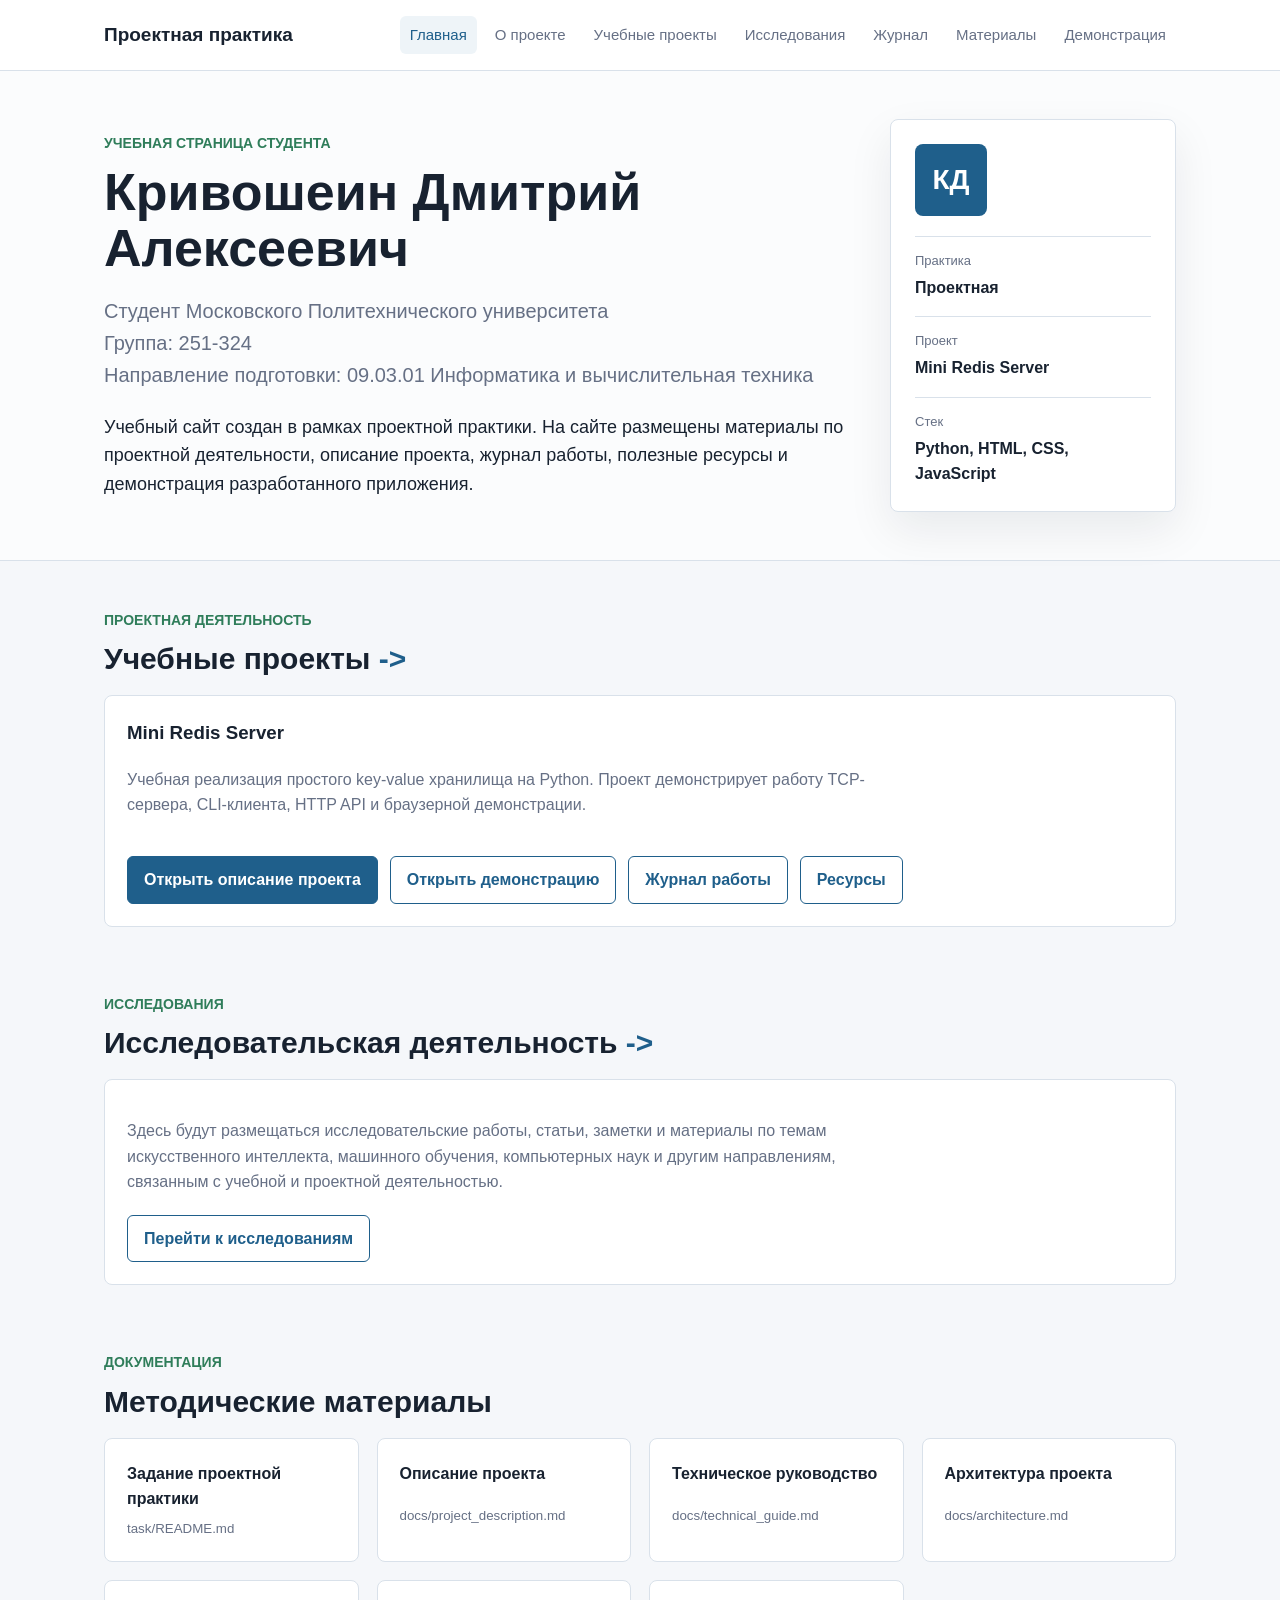
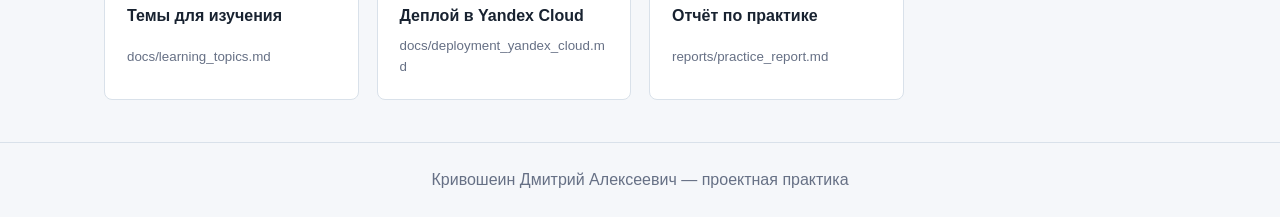
<file: site/index.html>
<!doctype html>
<html lang="ru">
  <head>
    <meta charset="utf-8">
    <meta name="viewport" content="width=device-width, initial-scale=1">
    <title>Кривошеин Дмитрий — проектная практика</title>
    <link rel="stylesheet" href="styles.css">
  </head>
  <body>
    <header class="topbar">
      <nav class="nav">
        <a class="brand" href="index.html">Проектная практика</a>
        <div class="nav-links">
          <a class="active" href="index.html">Главная</a>
          <a href="about.html">О проекте</a>
          <a href="projects.html">Учебные проекты</a>
          <a href="research.html">Исследования</a>
          <a href="journal.html">Журнал</a>
          <a href="resources.html">Материалы</a>
          <a href="demo.html">Демонстрация</a>
        </div>
      </nav>
    </header>

    <main>
      <section class="hero profile-hero">
        <div class="hero-inner profile-layout">
          <div class="profile-copy">
            <p class="eyebrow">Учебная страница студента</p>
            <h1>Кривошеин Дмитрий Алексеевич</h1>
            <p class="lead">
              Студент Московского Политехнического университета<br>
              Группа: 251-324<br>
              Направление подготовки: 09.03.01 Информатика и вычислительная техника
            </p>
            <p class="intro-text">
              Учебный сайт создан в рамках проектной практики. На сайте размещены материалы
              по проектной деятельности, описание проекта, журнал работы, полезные ресурсы
              и демонстрация разработанного приложения.
            </p>
          </div>
          <aside class="profile-card" aria-label="Краткая информация">
            <div class="profile-mark">КД</div>
            <dl class="profile-meta">
              <div>
                <dt>Практика</dt>
                <dd>Проектная</dd>
              </div>
              <div>
                <dt>Проект</dt>
                <dd>Mini Redis Server</dd>
              </div>
              <div>
                <dt>Стек</dt>
                <dd>Python, HTML, CSS, JavaScript</dd>
              </div>
            </dl>
          </aside>
        </div>
      </section>

      <section class="container section-block">
        <div class="section-heading">
          <p class="eyebrow">Проектная деятельность</p>
          <h2 class="section-title">
            <a class="section-link" href="projects.html">Учебные проекты</a>
          </h2>
        </div>
        <article class="project-card">
          <div>
            <h3>Mini Redis Server</h3>
            <p>
              Учебная реализация простого key-value хранилища на Python. Проект демонстрирует
              работу TCP-сервера, CLI-клиента, HTTP API и браузерной демонстрации.
            </p>
          </div>
          <div class="button-row compact">
            <a class="button" href="about.html">Открыть описание проекта</a>
            <a class="button secondary" href="demo.html">Открыть демонстрацию</a>
            <a class="button secondary" href="journal.html">Журнал работы</a>
            <a class="button secondary" href="resources.html">Ресурсы</a>
          </div>
        </article>
      </section>

      <section class="container section-block">
        <div class="section-heading">
          <p class="eyebrow">Исследования</p>
          <h2 class="section-title">
            <a class="section-link" href="research.html">Исследовательская деятельность</a>
          </h2>
        </div>
        <article class="research-card">
          <p>
            Здесь будут размещаться исследовательские работы, статьи, заметки и материалы
            по темам искусственного интеллекта, машинного обучения, компьютерных наук
            и другим направлениям, связанным с учебной и проектной деятельностью.
          </p>
          <div class="button-row compact">
            <a class="button secondary" href="research.html">Перейти к исследованиям</a>
          </div>
        </article>
      </section>

      <section class="container section-block">
        <div class="section-heading">
          <p class="eyebrow">Документация</p>
          <h2 class="section-title">Методические материалы</h2>
        </div>
        <div class="materials-grid">
          <a class="material-card" href="../task/README.md">
            <span>Задание проектной практики</span>
            <small>task/README.md</small>
          </a>
          <a class="material-card" href="../docs/project_description.md">
            <span>Описание проекта</span>
            <small>docs/project_description.md</small>
          </a>
          <a class="material-card" href="../docs/technical_guide.md">
            <span>Техническое руководство</span>
            <small>docs/technical_guide.md</small>
          </a>
          <a class="material-card" href="../docs/architecture.md">
            <span>Архитектура проекта</span>
            <small>docs/architecture.md</small>
          </a>
          <a class="material-card" href="../docs/learning_topics.md">
            <span>Темы для изучения</span>
            <small>docs/learning_topics.md</small>
          </a>
          <a class="material-card" href="../docs/deployment_yandex_cloud.md">
            <span>Деплой в Yandex Cloud</span>
            <small>docs/deployment_yandex_cloud.md</small>
          </a>
          <a class="material-card" href="../reports/practice_report.md">
            <span>Отчёт по практике</span>
            <small>reports/practice_report.md</small>
          </a>
        </div>
      </section>
    </main>

    <footer class="footer">Кривошеин Дмитрий Алексеевич — проектная практика</footer>
  </body>
</html>
</file>
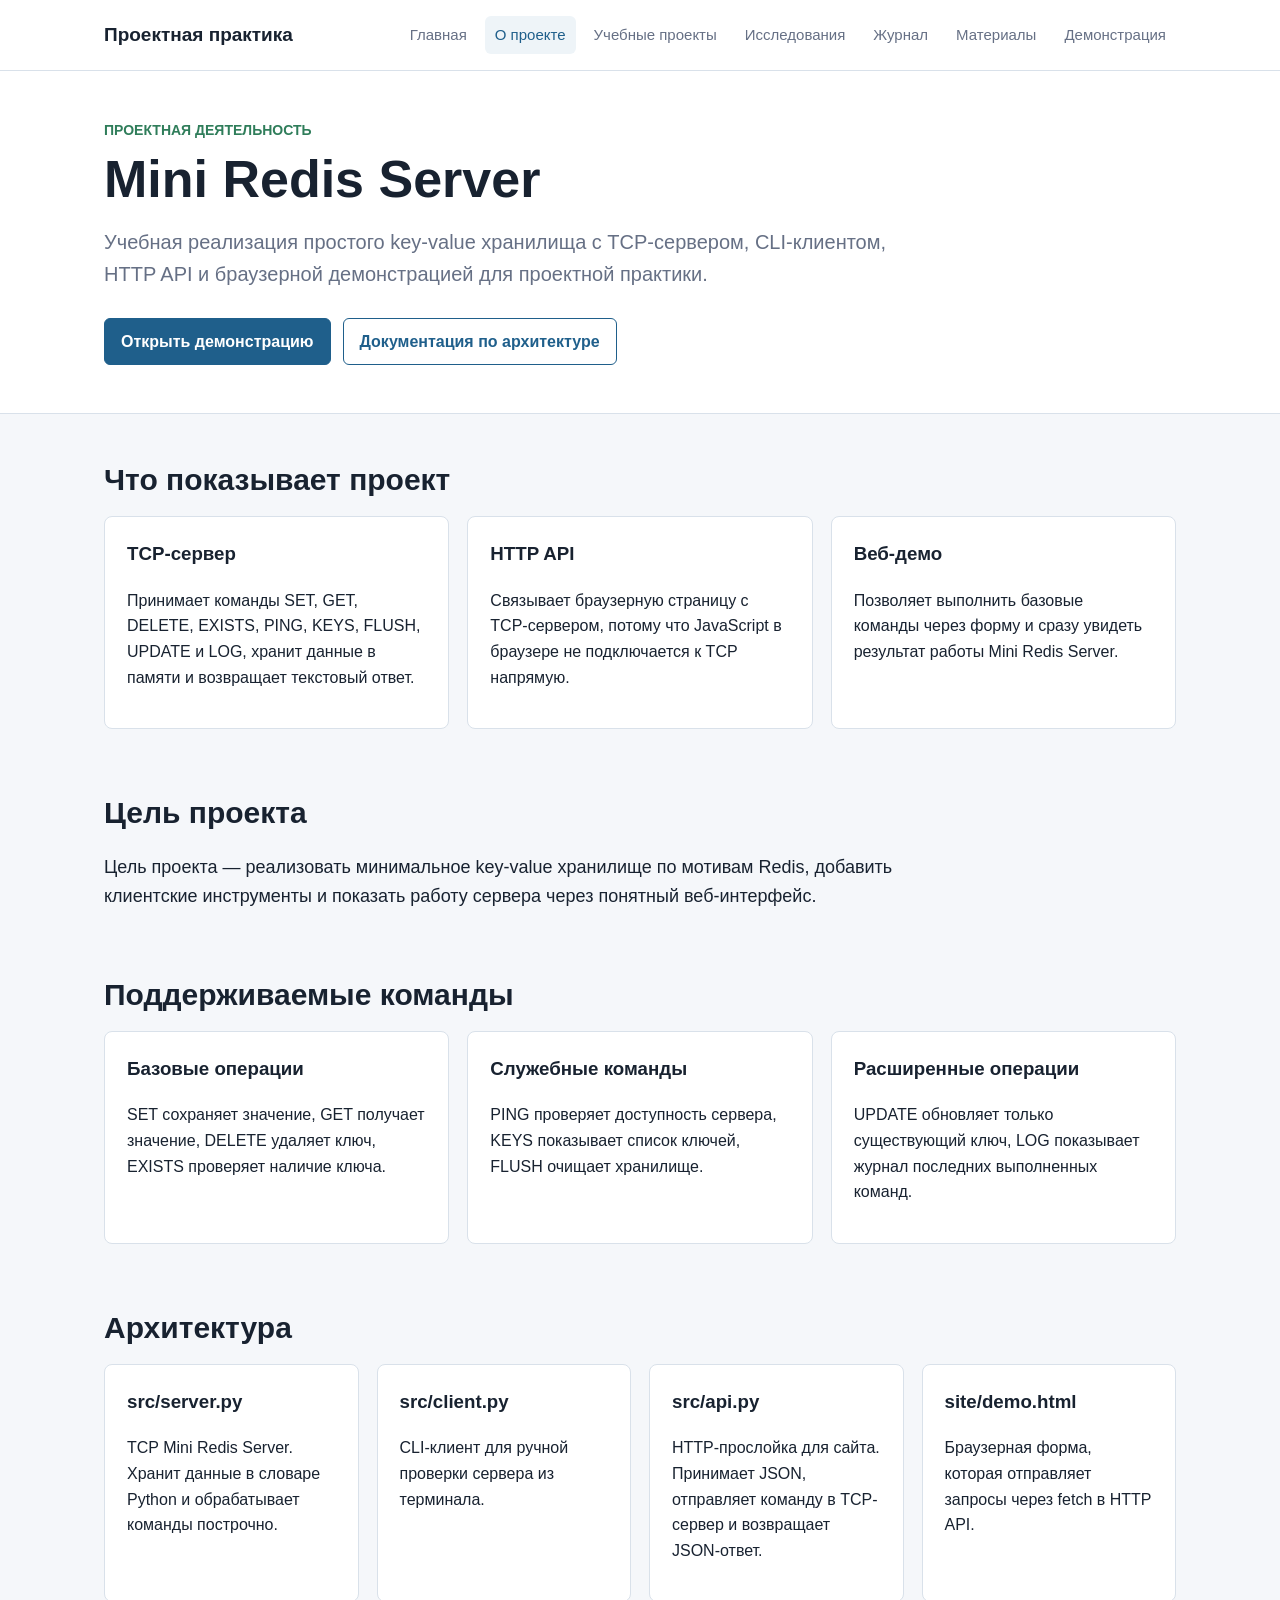
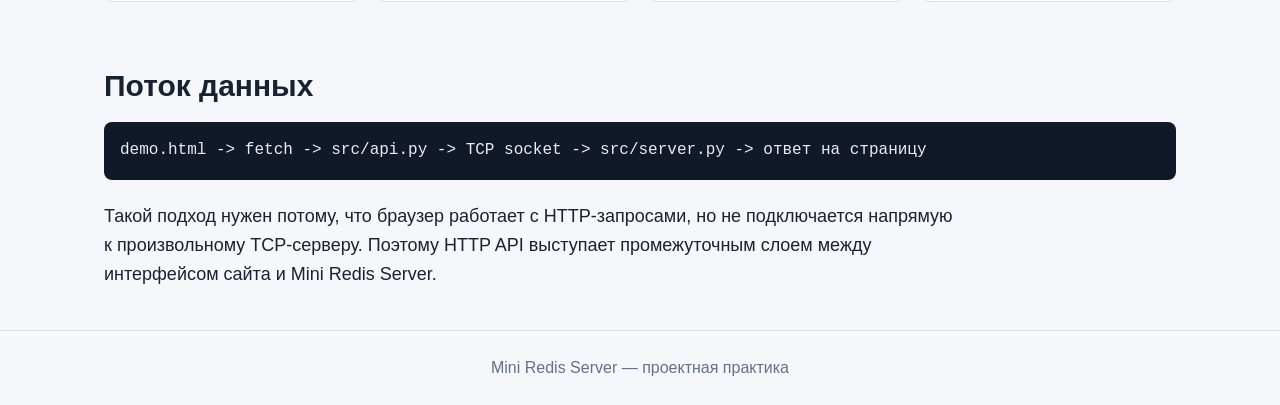
<file: site/about.html>
<!doctype html>
<html lang="ru">
  <head>
    <meta charset="utf-8">
    <meta name="viewport" content="width=device-width, initial-scale=1">
    <title>О проекте — Mini Redis Server</title>
    <link rel="stylesheet" href="styles.css">
  </head>
  <body>
    <header class="topbar">
      <nav class="nav">
        <a class="brand" href="index.html">Проектная практика</a>
        <div class="nav-links">
          <a href="index.html">Главная</a>
          <a class="active" href="about.html">О проекте</a>
          <a href="projects.html">Учебные проекты</a>
          <a href="research.html">Исследования</a>
          <a href="journal.html">Журнал</a>
          <a href="resources.html">Материалы</a>
          <a href="demo.html">Демонстрация</a>
        </div>
      </nav>
    </header>

    <main>
      <section class="hero project-hero">
        <div class="hero-inner">
          <p class="eyebrow">Проектная деятельность</p>
          <h1>Mini Redis Server</h1>
          <p class="lead">
            Учебная реализация простого key-value хранилища с TCP-сервером,
            CLI-клиентом, HTTP API и браузерной демонстрацией для проектной практики.
          </p>
          <div class="button-row">
            <a class="button" href="demo.html">Открыть демонстрацию</a>
            <a class="button secondary" href="../docs/architecture.md">Документация по архитектуре</a>
          </div>
        </div>
      </section>

      <section class="container section-block">
        <h2 class="section-title">Что показывает проект</h2>
        <div class="grid">
          <article class="card">
            <h3>TCP-сервер</h3>
            <p>Принимает команды SET, GET, DELETE, EXISTS, PING, KEYS, FLUSH, UPDATE и LOG, хранит данные в памяти и возвращает текстовый ответ.</p>
          </article>
          <article class="card">
            <h3>HTTP API</h3>
            <p>Связывает браузерную страницу с TCP-сервером, потому что JavaScript в браузере не подключается к TCP напрямую.</p>
          </article>
          <article class="card">
            <h3>Веб-демо</h3>
            <p>Позволяет выполнить базовые команды через форму и сразу увидеть результат работы Mini Redis Server.</p>
          </article>
        </div>
      </section>

      <section class="container section-block">
        <h2 class="section-title">Цель проекта</h2>
        <p class="content-text">
          Цель проекта — реализовать минимальное key-value хранилище по мотивам Redis,
          добавить клиентские инструменты и показать работу сервера через понятный веб-интерфейс.
        </p>
      </section>

      <section class="container section-block">
        <h2 class="section-title">Поддерживаемые команды</h2>
        <div class="grid">
          <article class="card">
            <h3>Базовые операции</h3>
            <p>SET сохраняет значение, GET получает значение, DELETE удаляет ключ, EXISTS проверяет наличие ключа.</p>
          </article>
          <article class="card">
            <h3>Служебные команды</h3>
            <p>PING проверяет доступность сервера, KEYS показывает список ключей, FLUSH очищает хранилище.</p>
          </article>
          <article class="card">
            <h3>Расширенные операции</h3>
            <p>UPDATE обновляет только существующий ключ, LOG показывает журнал последних выполненных команд.</p>
          </article>
        </div>
      </section>

      <section class="container section-block">
        <h2 class="section-title">Архитектура</h2>
        <div class="grid">
          <article class="card">
            <h3>src/server.py</h3>
            <p>TCP Mini Redis Server. Хранит данные в словаре Python и обрабатывает команды построчно.</p>
          </article>
          <article class="card">
            <h3>src/client.py</h3>
            <p>CLI-клиент для ручной проверки сервера из терминала.</p>
          </article>
          <article class="card">
            <h3>src/api.py</h3>
            <p>HTTP-прослойка для сайта. Принимает JSON, отправляет команду в TCP-сервер и возвращает JSON-ответ.</p>
          </article>
          <article class="card">
            <h3>site/demo.html</h3>
            <p>Браузерная форма, которая отправляет запросы через fetch в HTTP API.</p>
          </article>
        </div>
      </section>

      <section class="container section-block">
        <h2 class="section-title">Поток данных</h2>
        <pre>demo.html -> fetch -> src/api.py -> TCP socket -> src/server.py -> ответ на страницу</pre>
        <p class="content-text">
          Такой подход нужен потому, что браузер работает с HTTP-запросами, но не подключается
          напрямую к произвольному TCP-серверу. Поэтому HTTP API выступает промежуточным слоем
          между интерфейсом сайта и Mini Redis Server.
        </p>
      </section>
    </main>

    <footer class="footer">Mini Redis Server — проектная практика</footer>
  </body>
</html>
</file>
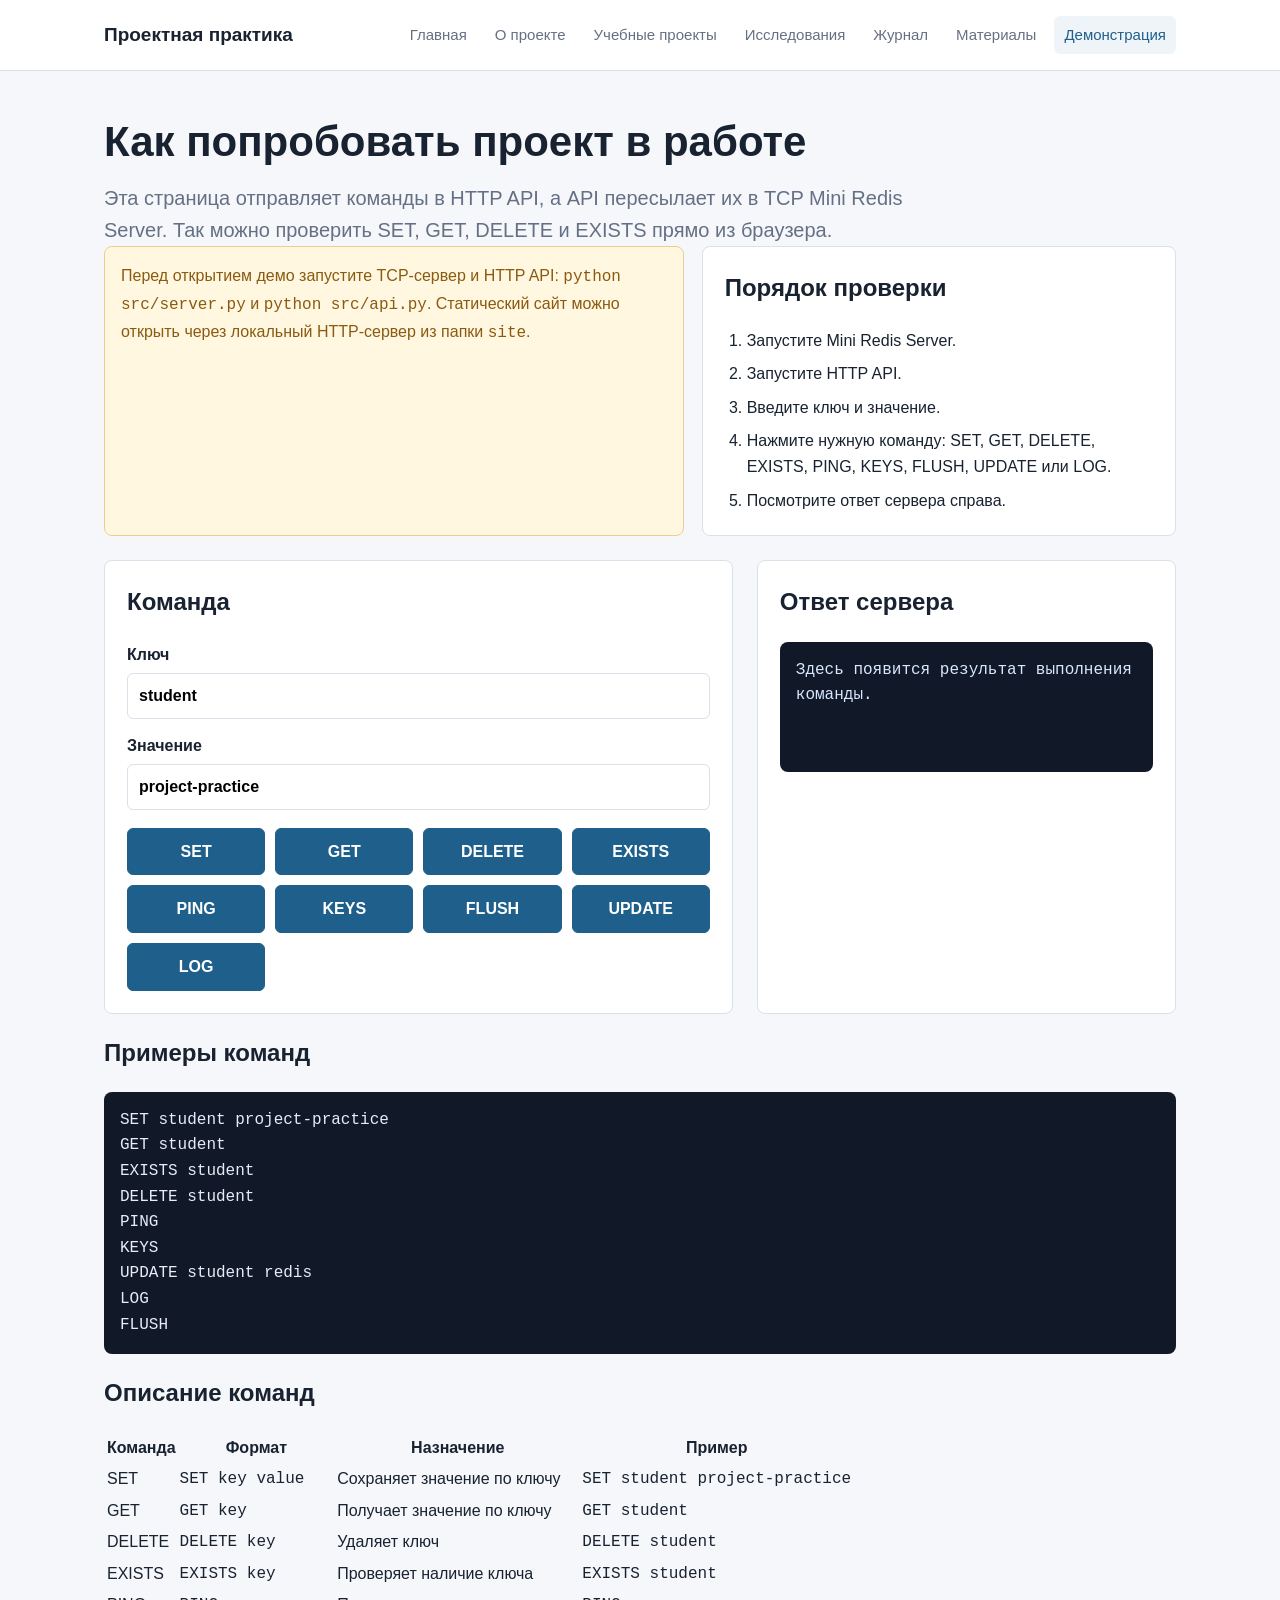
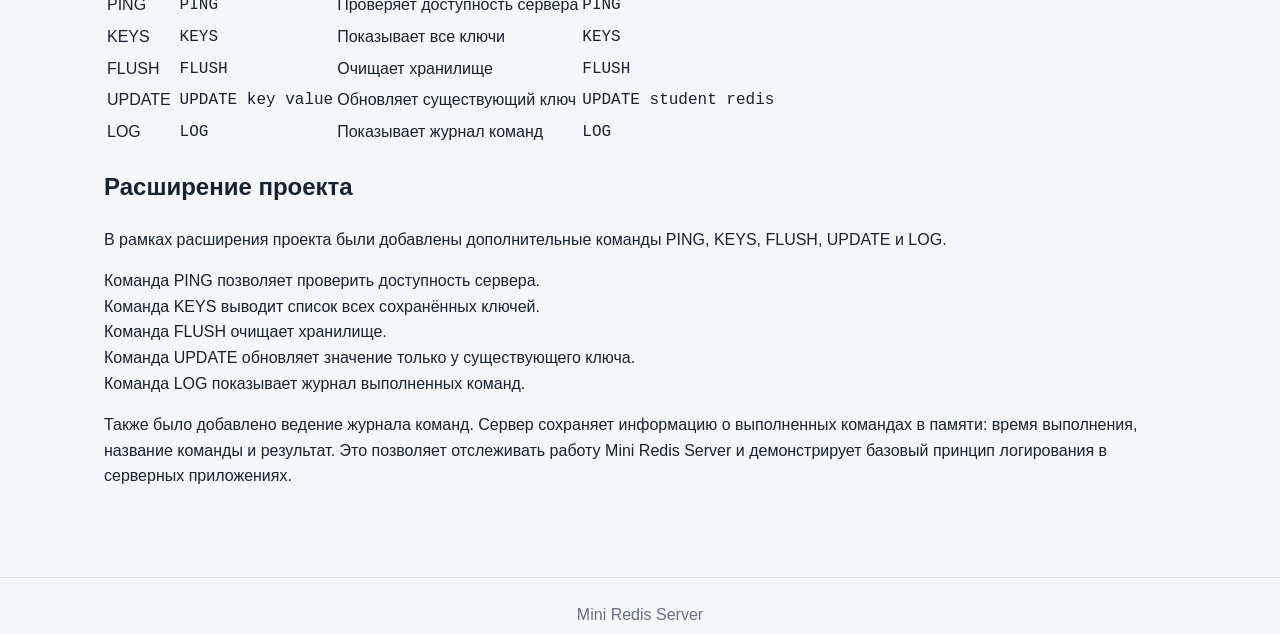
<file: site/demo.html>
<!doctype html>
<html lang="ru">
  <head>
    <meta charset="utf-8">
    <meta name="viewport" content="width=device-width, initial-scale=1">
    <title>Демонстрация — Mini Redis Server</title>
    <link rel="stylesheet" href="styles.css">
  </head>
  <body>
    <header class="topbar">
      <nav class="nav">
        <a class="brand" href="index.html">Проектная практика</a>
        <div class="nav-links">
          <a href="index.html">Главная</a>
          <a href="about.html">О проекте</a>
          <a href="projects.html">Учебные проекты</a>
          <a href="research.html">Исследования</a>
          <a href="journal.html">Журнал</a>
          <a href="resources.html">Материалы</a>
          <a class="active" href="demo.html">Демонстрация</a>
        </div>
      </nav>
    </header>

    <main class="container">
      <h1>Как попробовать проект в работе</h1>
      <p class="lead">
        Эта страница отправляет команды в HTTP API, а API пересылает их в TCP Mini Redis Server.
        Так можно проверить SET, GET, DELETE и EXISTS прямо из браузера.
      </p>

      <section class="demo-intro">
        <div class="note">
          Перед открытием демо запустите TCP-сервер и HTTP API:
          <code>python src/server.py</code> и <code>python src/api.py</code>.
          Статический сайт можно открыть через локальный HTTP-сервер из папки <code>site</code>.
        </div>
        <div class="steps-card">
          <h2>Порядок проверки</h2>
          <ol>
            <li>Запустите Mini Redis Server.</li>
            <li>Запустите HTTP API.</li>
            <li>Введите ключ и значение.</li>
            <li>Нажмите нужную команду: SET, GET, DELETE, EXISTS, PING, KEYS, FLUSH, UPDATE или LOG.</li>
            <li>Посмотрите ответ сервера справа.</li>
          </ol>
        </div>
      </section>

      <section class="demo-layout">
        <div class="demo-panel">
          <h2>Команда</h2>
          <div class="form-grid">
            <label>
              Ключ
              <input id="key" type="text" value="student" placeholder="Например: student">
            </label>
            <label>
              Значение
              <input id="value" type="text" value="project-practice" placeholder="Нужно для SET">
            </label>
          </div>
          <div class="command-buttons">
            <button type="button" data-command="SET">SET</button>
            <button type="button" data-command="GET">GET</button>
            <button type="button" data-command="DELETE">DELETE</button>
            <button type="button" data-command="EXISTS">EXISTS</button>
            <button type="button" data-command="PING">PING</button>
            <button type="button" data-command="KEYS">KEYS</button>
            <button type="button" data-command="FLUSH">FLUSH</button>
            <button type="button" data-command="UPDATE">UPDATE</button>
            <button type="button" data-command="LOG">LOG</button>
          </div>
        </div>

        <aside class="demo-panel">
          <h2>Ответ сервера</h2>
          <pre id="result" class="result">Здесь появится результат выполнения команды.</pre>
        </aside>
      </section>

      <section>
        <h2>Примеры команд</h2>
        <pre>SET student project-practice
GET student
EXISTS student
DELETE student
PING
KEYS
UPDATE student redis
LOG
FLUSH</pre>
      </section>

      <section>
        <h2>Описание команд</h2>
        <div class="table-wrap">
          <table>
            <thead>
              <tr>
                <th>Команда</th>
                <th>Формат</th>
                <th>Назначение</th>
                <th>Пример</th>
              </tr>
            </thead>
            <tbody>
              <tr>
                <td>SET</td>
                <td><code>SET key value</code></td>
                <td>Сохраняет значение по ключу</td>
                <td><code>SET student project-practice</code></td>
              </tr>
              <tr>
                <td>GET</td>
                <td><code>GET key</code></td>
                <td>Получает значение по ключу</td>
                <td><code>GET student</code></td>
              </tr>
              <tr>
                <td>DELETE</td>
                <td><code>DELETE key</code></td>
                <td>Удаляет ключ</td>
                <td><code>DELETE student</code></td>
              </tr>
              <tr>
                <td>EXISTS</td>
                <td><code>EXISTS key</code></td>
                <td>Проверяет наличие ключа</td>
                <td><code>EXISTS student</code></td>
              </tr>
              <tr>
                <td>PING</td>
                <td><code>PING</code></td>
                <td>Проверяет доступность сервера</td>
                <td><code>PING</code></td>
              </tr>
              <tr>
                <td>KEYS</td>
                <td><code>KEYS</code></td>
                <td>Показывает все ключи</td>
                <td><code>KEYS</code></td>
              </tr>
              <tr>
                <td>FLUSH</td>
                <td><code>FLUSH</code></td>
                <td>Очищает хранилище</td>
                <td><code>FLUSH</code></td>
              </tr>
              <tr>
                <td>UPDATE</td>
                <td><code>UPDATE key value</code></td>
                <td>Обновляет существующий ключ</td>
                <td><code>UPDATE student redis</code></td>
              </tr>
              <tr>
                <td>LOG</td>
                <td><code>LOG</code></td>
                <td>Показывает журнал команд</td>
                <td><code>LOG</code></td>
              </tr>
            </tbody>
          </table>
        </div>
      </section>

      <section>
        <h2>Расширение проекта</h2>
        <p>
          В рамках расширения проекта были добавлены дополнительные команды PING,
          KEYS, FLUSH, UPDATE и LOG.
        </p>
        <p>
          Команда PING позволяет проверить доступность сервера.<br>
          Команда KEYS выводит список всех сохранённых ключей.<br>
          Команда FLUSH очищает хранилище.<br>
          Команда UPDATE обновляет значение только у существующего ключа.<br>
          Команда LOG показывает журнал выполненных команд.
        </p>
        <p>
          Также было добавлено ведение журнала команд. Сервер сохраняет информацию
          о выполненных командах в памяти: время выполнения, название команды и результат.
          Это позволяет отслеживать работу Mini Redis Server и демонстрирует базовый принцип
          логирования в серверных приложениях.
        </p>
      </section>
    </main>

    <footer class="footer">Mini Redis Server</footer>
    <script src="script.js"></script>
  </body>
</html>
</file>
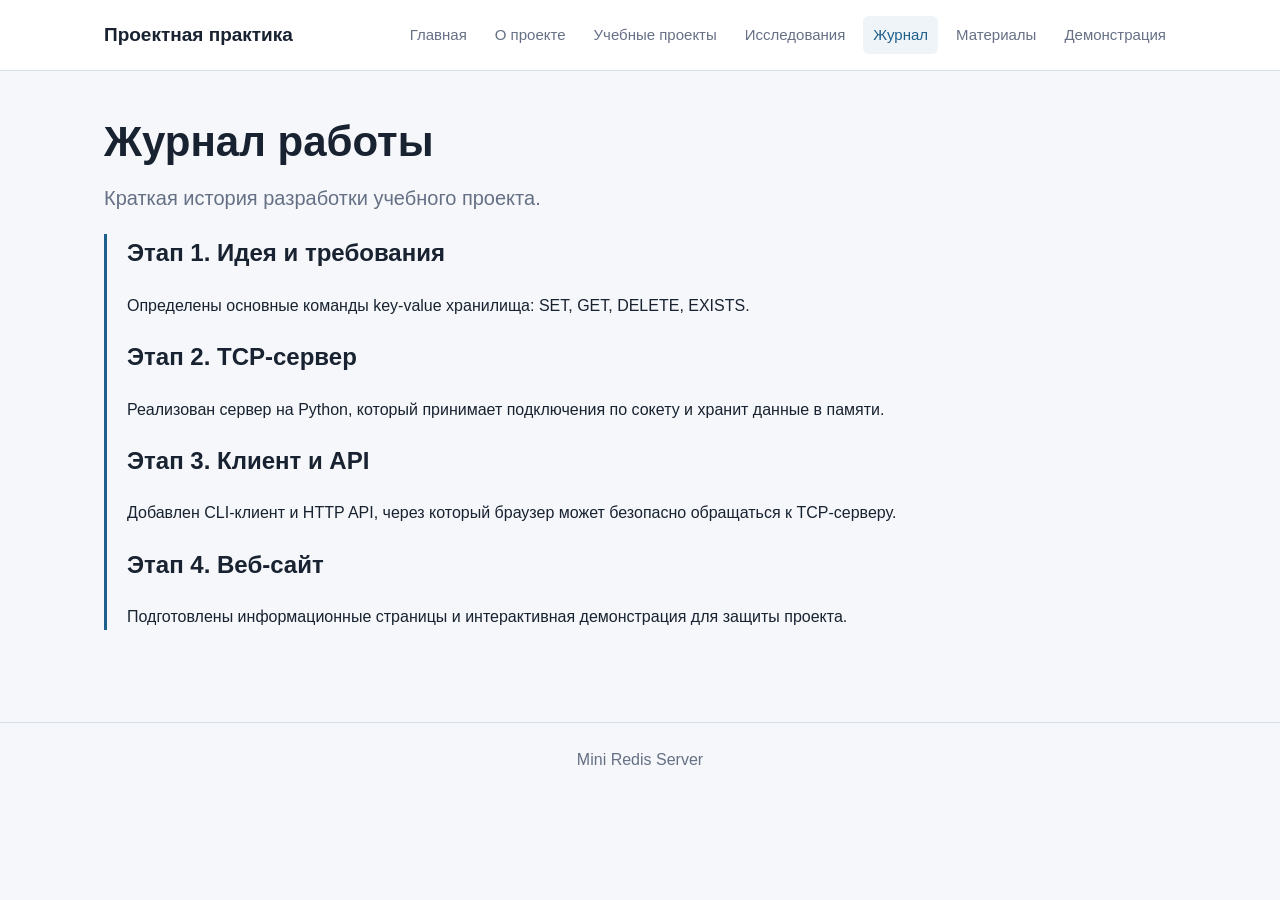
<file: site/journal.html>
<!doctype html>
<html lang="ru">
  <head>
    <meta charset="utf-8">
    <meta name="viewport" content="width=device-width, initial-scale=1">
    <title>Журнал работы — Mini Redis Server</title>
    <link rel="stylesheet" href="styles.css">
  </head>
  <body>
    <header class="topbar">
      <nav class="nav">
        <a class="brand" href="index.html">Проектная практика</a>
        <div class="nav-links">
          <a href="index.html">Главная</a>
          <a href="about.html">О проекте</a>
          <a href="projects.html">Учебные проекты</a>
          <a href="research.html">Исследования</a>
          <a class="active" href="journal.html">Журнал</a>
          <a href="resources.html">Материалы</a>
          <a href="demo.html">Демонстрация</a>
        </div>
      </nav>
    </header>

    <main class="container">
      <h1>Журнал работы</h1>
      <p class="lead">Краткая история разработки учебного проекта.</p>

      <div class="timeline">
        <section class="timeline-item">
          <h2>Этап 1. Идея и требования</h2>
          <p>Определены основные команды key-value хранилища: SET, GET, DELETE, EXISTS.</p>
        </section>
        <section class="timeline-item">
          <h2>Этап 2. TCP-сервер</h2>
          <p>Реализован сервер на Python, который принимает подключения по сокету и хранит данные в памяти.</p>
        </section>
        <section class="timeline-item">
          <h2>Этап 3. Клиент и API</h2>
          <p>Добавлен CLI-клиент и HTTP API, через который браузер может безопасно обращаться к TCP-серверу.</p>
        </section>
        <section class="timeline-item">
          <h2>Этап 4. Веб-сайт</h2>
          <p>Подготовлены информационные страницы и интерактивная демонстрация для защиты проекта.</p>
        </section>
      </div>
    </main>

    <footer class="footer">Mini Redis Server</footer>
  </body>
</html>
</file>
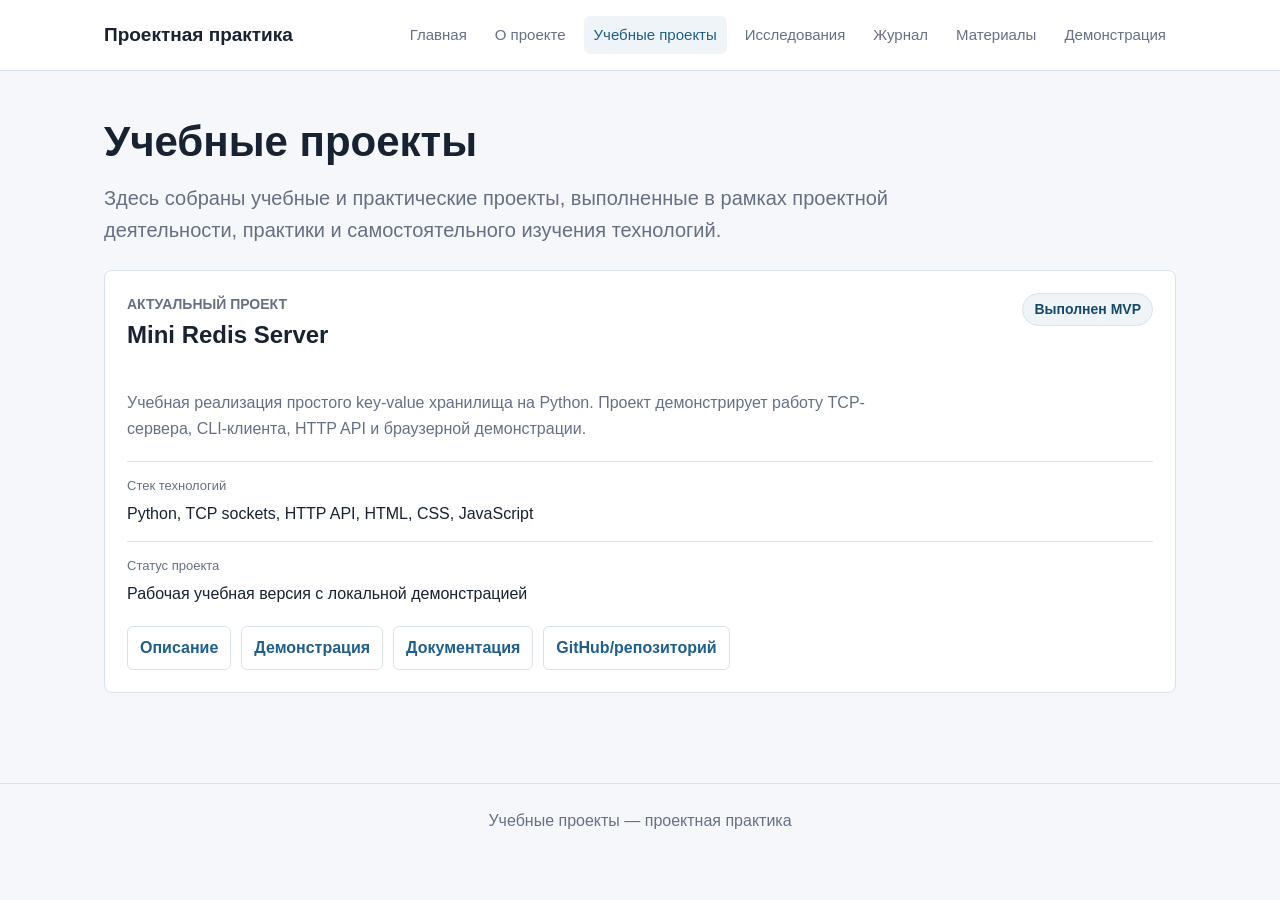
<file: site/projects.html>
<!doctype html>
<html lang="ru">
  <head>
    <meta charset="utf-8">
    <meta name="viewport" content="width=device-width, initial-scale=1">
    <title>Учебные проекты — проектная практика</title>
    <link rel="stylesheet" href="styles.css">
  </head>
  <body>
    <header class="topbar">
      <nav class="nav">
        <a class="brand" href="index.html">Проектная практика</a>
        <div class="nav-links">
          <a href="index.html">Главная</a>
          <a href="about.html">О проекте</a>
          <a class="active" href="projects.html">Учебные проекты</a>
          <a href="research.html">Исследования</a>
          <a href="journal.html">Журнал</a>
          <a href="resources.html">Материалы</a>
          <a href="demo.html">Демонстрация</a>
        </div>
      </nav>
    </header>

    <main class="container">
      <h1>Учебные проекты</h1>
      <p class="lead">
        Здесь собраны учебные и практические проекты, выполненные в рамках проектной
        деятельности, практики и самостоятельного изучения технологий.
      </p>

      <section class="section-block">
        <div class="project-list">
          <article class="project-card project-card-detailed">
            <div class="card-header">
              <div>
                <p class="eyebrow">Актуальный проект</p>
                <h2>Mini Redis Server</h2>
              </div>
              <span class="status">Выполнен MVP</span>
            </div>
            <p>
              Учебная реализация простого key-value хранилища на Python. Проект демонстрирует
              работу TCP-сервера, CLI-клиента, HTTP API и браузерной демонстрации.
            </p>
            <dl class="card-meta">
              <div>
                <dt>Стек технологий</dt>
                <dd>Python, TCP sockets, HTTP API, HTML, CSS, JavaScript</dd>
              </div>
              <div>
                <dt>Статус проекта</dt>
                <dd>Рабочая учебная версия с локальной демонстрацией</dd>
              </div>
            </dl>
            <div class="link-row">
              <a href="about.html">Описание</a>
              <a href="demo.html">Демонстрация</a>
              <a href="../docs/project_description.md">Документация</a>
              <a href="https://github.com/">GitHub/репозиторий</a>
            </div>
          </article>
        </div>
      </section>
    </main>

    <footer class="footer">Учебные проекты — проектная практика</footer>
  </body>
</html>
</file>
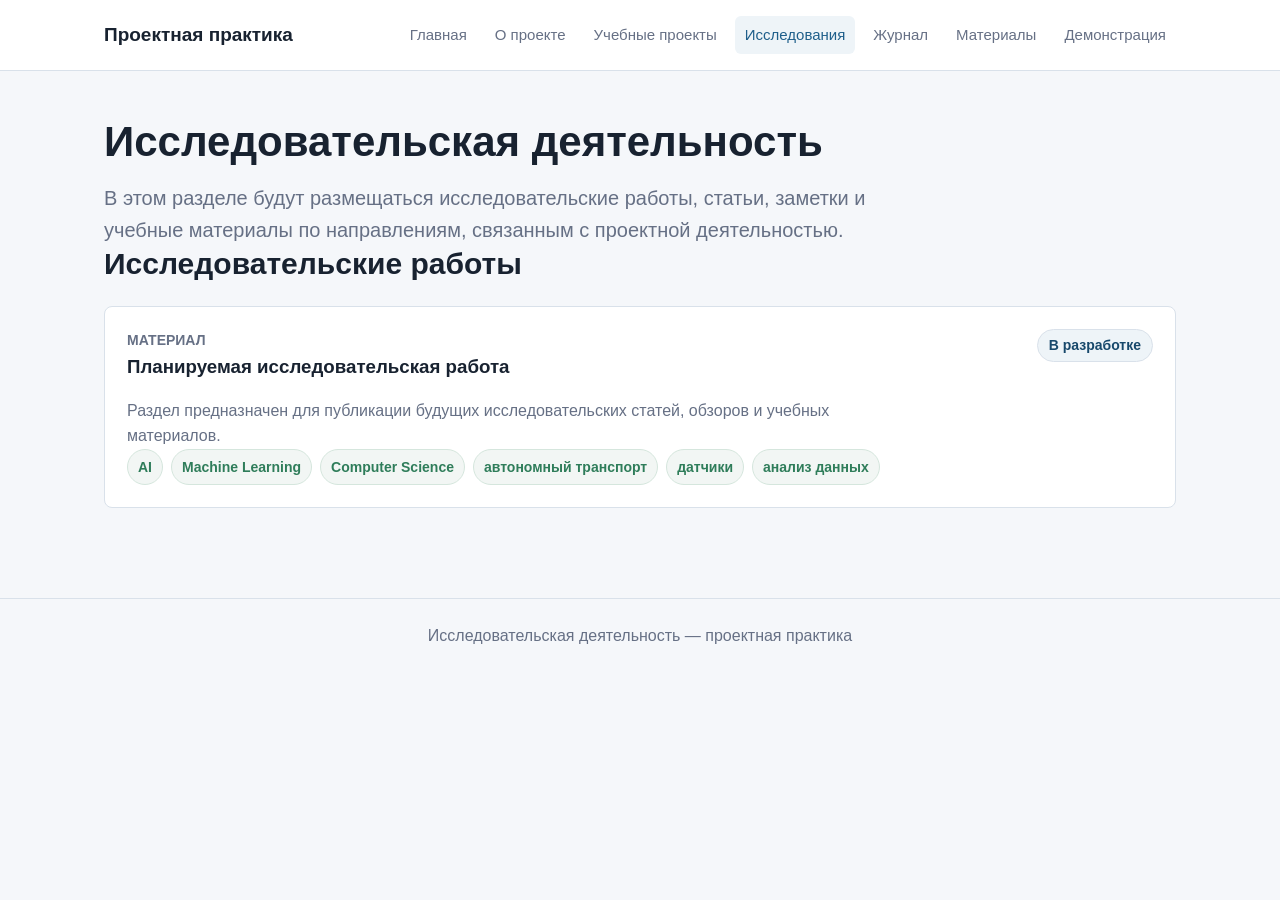
<file: site/research.html>
<!doctype html>
<html lang="ru">
  <head>
    <meta charset="utf-8">
    <meta name="viewport" content="width=device-width, initial-scale=1">
    <title>Исследовательская деятельность — проектная практика</title>
    <link rel="stylesheet" href="styles.css">
  </head>
  <body>
    <header class="topbar">
      <nav class="nav">
        <a class="brand" href="index.html">Проектная практика</a>
        <div class="nav-links">
          <a href="index.html">Главная</a>
          <a href="about.html">О проекте</a>
          <a href="projects.html">Учебные проекты</a>
          <a class="active" href="research.html">Исследования</a>
          <a href="journal.html">Журнал</a>
          <a href="resources.html">Материалы</a>
          <a href="demo.html">Демонстрация</a>
        </div>
      </nav>
    </header>

    <main class="container">
      <h1>Исследовательская деятельность</h1>
      <p class="lead">
        В этом разделе будут размещаться исследовательские работы, статьи, заметки
        и учебные материалы по направлениям, связанным с проектной деятельностью.
      </p>

      <section class="section-block">
        <div class="section-heading">
          <h2 class="section-title">Исследовательские работы</h2>
        </div>
        <div class="research-list">
          <article class="research-card research-card-detailed">
            <div class="card-header">
              <div>
                <p class="eyebrow">Материал</p>
                <h3>Планируемая исследовательская работа</h3>
              </div>
              <span class="status">В разработке</span>
            </div>
            <p>
              Раздел предназначен для публикации будущих исследовательских статей,
              обзоров и учебных материалов.
            </p>
            <div class="tag-list" aria-label="Темы исследования">
              <span>AI</span>
              <span>Machine Learning</span>
              <span>Computer Science</span>
              <span>автономный транспорт</span>
              <span>датчики</span>
              <span>анализ данных</span>
            </div>
          </article>
        </div>
      </section>
    </main>

    <footer class="footer">Исследовательская деятельность — проектная практика</footer>
  </body>
</html>
</file>
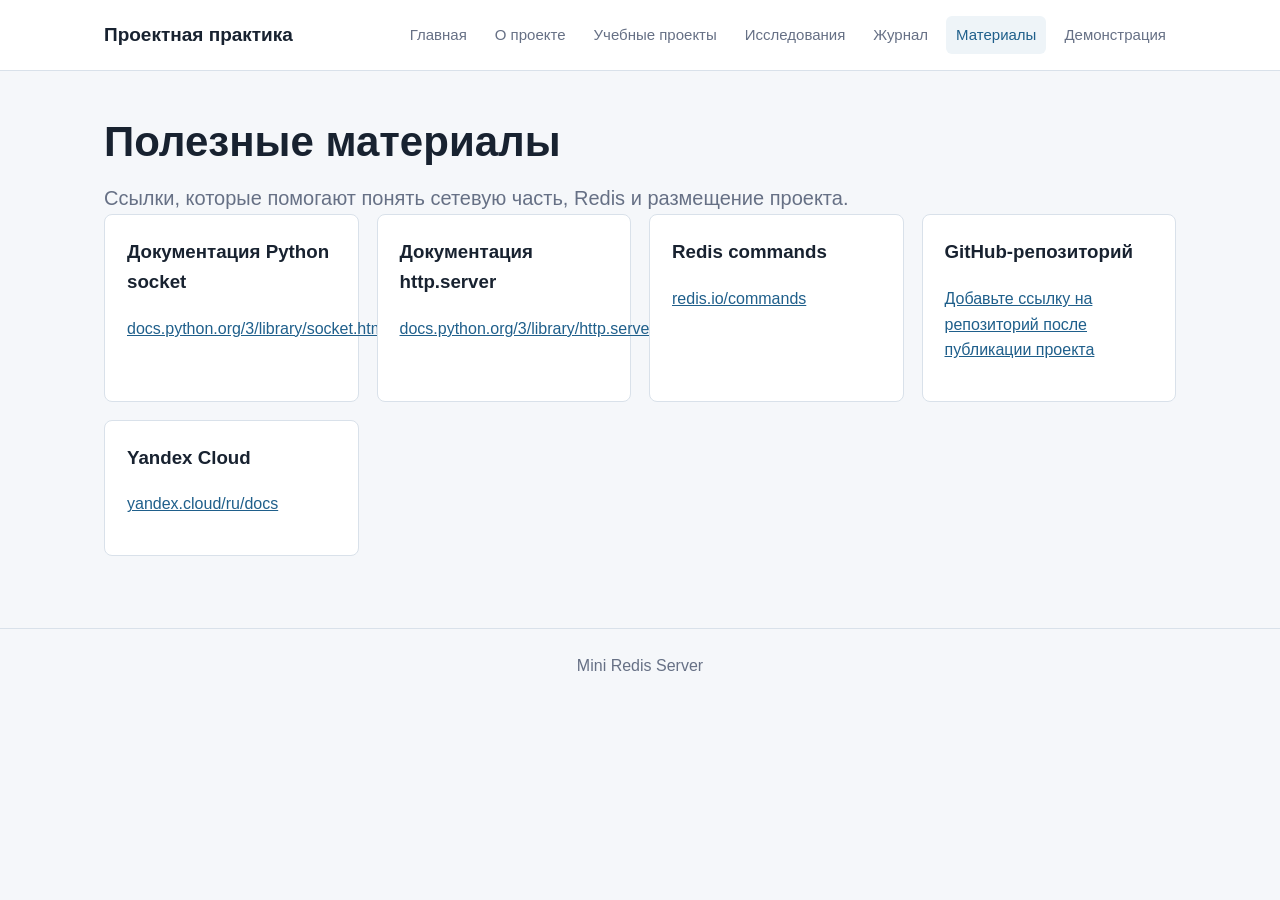
<file: site/resources.html>
<!doctype html>
<html lang="ru">
  <head>
    <meta charset="utf-8">
    <meta name="viewport" content="width=device-width, initial-scale=1">
    <title>Материалы — Mini Redis Server</title>
    <link rel="stylesheet" href="styles.css">
  </head>
  <body>
    <header class="topbar">
      <nav class="nav">
        <a class="brand" href="index.html">Проектная практика</a>
        <div class="nav-links">
          <a href="index.html">Главная</a>
          <a href="about.html">О проекте</a>
          <a href="projects.html">Учебные проекты</a>
          <a href="research.html">Исследования</a>
          <a href="journal.html">Журнал</a>
          <a class="active" href="resources.html">Материалы</a>
          <a href="demo.html">Демонстрация</a>
        </div>
      </nav>
    </header>

    <main class="container">
      <h1>Полезные материалы</h1>
      <p class="lead">Ссылки, которые помогают понять сетевую часть, Redis и размещение проекта.</p>

      <div class="grid">
        <article class="card">
          <h3>Документация Python socket</h3>
          <p><a href="https://docs.python.org/3/library/socket.html">docs.python.org/3/library/socket.html</a></p>
        </article>
        <article class="card">
          <h3>Документация http.server</h3>
          <p><a href="https://docs.python.org/3/library/http.server.html">docs.python.org/3/library/http.server.html</a></p>
        </article>
        <article class="card">
          <h3>Redis commands</h3>
          <p><a href="https://redis.io/commands/">redis.io/commands</a></p>
        </article>
        <article class="card">
          <h3>GitHub-репозиторий</h3>
          <p><a href="https://github.com/">Добавьте ссылку на репозиторий после публикации проекта</a></p>
        </article>
        <article class="card">
          <h3>Yandex Cloud</h3>
          <p><a href="https://yandex.cloud/ru/docs">yandex.cloud/ru/docs</a></p>
        </article>
      </div>
    </main>

    <footer class="footer">Mini Redis Server</footer>
  </body>
</html>
</file>
<file: site/styles.css>
:root {
  --bg: #f5f7fa;
  --surface: #ffffff;
  --surface-soft: #eef4f8;
  --text: #182230;
  --muted: #667085;
  --line: #d9e1ea;
  --primary: #1f5f8b;
  --primary-dark: #17486b;
  --accent: #2f7d5a;
  --warning: #8a5a12;
  --warning-bg: #fff7df;
  --code-bg: #111827;
}

* {
  box-sizing: border-box;
}

html {
  scroll-behavior: smooth;
}

body {
  margin: 0;
  background: var(--bg);
  color: var(--text);
  font-family: Arial, Helvetica, sans-serif;
  line-height: 1.6;
}

a {
  color: var(--primary);
}

.topbar {
  background: rgba(255, 255, 255, 0.96);
  border-bottom: 1px solid var(--line);
  position: sticky;
  top: 0;
  z-index: 10;
}

.nav {
  align-items: center;
  display: flex;
  gap: 24px;
  justify-content: space-between;
  margin: 0 auto;
  max-width: 1120px;
  padding: 16px 24px;
}

.brand {
  color: var(--text);
  font-size: 19px;
  font-weight: 700;
  text-decoration: none;
}

.nav-links {
  display: flex;
  flex-wrap: wrap;
  gap: 8px;
  justify-content: flex-end;
}

.nav-links a {
  border-radius: 6px;
  color: var(--muted);
  font-size: 15px;
  padding: 7px 10px;
  text-decoration: none;
}

.nav-links a:hover,
.nav-links a.active {
  background: var(--surface-soft);
  color: var(--primary);
}

.hero {
  background: var(--surface);
  border-bottom: 1px solid var(--line);
}

.profile-hero {
  background: #fbfcfd;
}

.project-hero {
  background: var(--surface);
}

.hero-inner,
.container {
  margin: 0 auto;
  max-width: 1120px;
  padding: 48px 24px;
}

.profile-layout {
  align-items: center;
  display: grid;
  gap: 32px;
  grid-template-columns: minmax(0, 1.45fr) minmax(280px, 0.55fr);
}

.profile-copy {
  max-width: 760px;
}

.hero h1,
.container > h1 {
  font-size: 52px;
  line-height: 1.08;
  margin: 0 0 18px;
}

.container > h1 {
  font-size: 42px;
}

.lead {
  color: var(--muted);
  font-size: 20px;
  margin: 0;
  max-width: 820px;
}

.intro-text,
.content-text {
  color: var(--text);
  font-size: 18px;
  margin: 22px 0 0;
  max-width: 860px;
}

.eyebrow {
  color: var(--accent);
  font-size: 14px;
  font-weight: 700;
  letter-spacing: 0;
  margin: 0 0 10px;
  text-transform: uppercase;
}

.profile-card {
  background: var(--surface);
  border: 1px solid var(--line);
  border-radius: 8px;
  box-shadow: 0 18px 45px rgba(16, 24, 40, 0.08);
  padding: 24px;
}

.profile-mark {
  align-items: center;
  background: var(--primary);
  border-radius: 8px;
  color: #ffffff;
  display: flex;
  font-size: 28px;
  font-weight: 700;
  height: 72px;
  justify-content: center;
  margin-bottom: 20px;
  width: 72px;
}

.profile-meta {
  display: grid;
  gap: 16px;
  margin: 0;
}

.profile-meta div {
  border-top: 1px solid var(--line);
  padding-top: 14px;
}

.profile-meta dt {
  color: var(--muted);
  font-size: 13px;
  margin-bottom: 3px;
}

.profile-meta dd {
  font-weight: 700;
  margin: 0;
}

.section-block {
  padding-bottom: 18px;
}

.section-heading {
  margin-bottom: 18px;
}

.section-title {
  font-size: 30px;
  line-height: 1.2;
  margin: 0 0 18px;
}

.section-link {
  color: var(--text);
  text-decoration: none;
}

.section-link:hover {
  color: var(--primary);
}

.section-link::after {
  content: " ->";
  color: var(--primary);
  font-weight: 700;
}

.button-row {
  display: flex;
  flex-wrap: wrap;
  gap: 12px;
  margin-top: 28px;
}

.button-row.compact {
  margin-top: 20px;
}

.button,
button {
  align-items: center;
  background: var(--primary);
  border: 1px solid var(--primary);
  border-radius: 6px;
  color: #ffffff;
  cursor: pointer;
  display: inline-flex;
  font: inherit;
  font-weight: 700;
  justify-content: center;
  min-height: 42px;
  padding: 10px 16px;
  text-align: center;
  text-decoration: none;
}

.button.secondary {
  background: var(--surface);
  color: var(--primary);
}

button:hover,
.button:hover {
  background: var(--primary-dark);
  border-color: var(--primary-dark);
  color: #ffffff;
}

.button.secondary:hover {
  background: var(--surface-soft);
  color: var(--primary-dark);
}

.grid,
.materials-grid {
  display: grid;
  gap: 18px;
  grid-template-columns: repeat(auto-fit, minmax(240px, 1fr));
}

.card,
.demo-panel,
.project-card,
.research-card,
.material-card,
.steps-card {
  background: var(--surface);
  border: 1px solid var(--line);
  border-radius: 8px;
  padding: 22px;
}

.card h3,
.demo-panel h2,
.project-card h3,
.project-card h2,
.research-card h3,
.steps-card h2 {
  margin-top: 0;
}

.project-card {
  display: grid;
  gap: 18px;
}

.project-card p,
.research-card p {
  color: var(--muted);
  margin-bottom: 0;
  max-width: 780px;
}

.project-list,
.research-list {
  display: grid;
  gap: 18px;
  margin-top: 24px;
}

.project-card-detailed,
.research-card-detailed {
  gap: 20px;
}

.card-header {
  align-items: flex-start;
  display: flex;
  gap: 16px;
  justify-content: space-between;
}

.card-header h2,
.card-header h3 {
  margin-bottom: 0;
}

.status {
  background: var(--surface-soft);
  border: 1px solid var(--line);
  border-radius: 999px;
  color: var(--primary-dark);
  display: inline-flex;
  font-size: 14px;
  font-weight: 700;
  line-height: 1.2;
  padding: 7px 11px;
  white-space: nowrap;
}

.card-meta {
  display: grid;
  gap: 14px;
  margin: 0;
}

.card-meta div {
  border-top: 1px solid var(--line);
  padding-top: 14px;
}

.card-meta dt {
  color: var(--muted);
  font-size: 13px;
  margin-bottom: 4px;
}

.card-meta dd {
  margin: 0;
}

.link-row {
  display: flex;
  flex-wrap: wrap;
  gap: 10px;
}

.link-row a {
  border: 1px solid var(--line);
  border-radius: 6px;
  color: var(--primary);
  font-weight: 700;
  padding: 8px 12px;
  text-decoration: none;
}

.link-row a:hover {
  background: var(--surface-soft);
  border-color: var(--primary);
}

.tag-list {
  display: flex;
  flex-wrap: wrap;
  gap: 8px;
}

.tag-list span {
  background: #f2f6f4;
  border: 1px solid #d5e6dd;
  border-radius: 999px;
  color: var(--accent);
  font-size: 14px;
  font-weight: 700;
  padding: 6px 10px;
}

.material-card {
  color: var(--text);
  display: grid;
  gap: 6px;
  min-height: 104px;
  text-decoration: none;
}

.material-card:hover {
  border-color: var(--primary);
  box-shadow: 0 10px 28px rgba(16, 24, 40, 0.08);
}

.material-card span {
  font-weight: 700;
}

.material-card small {
  color: var(--muted);
  overflow-wrap: anywhere;
}

.muted {
  color: var(--muted);
}

.timeline {
  border-left: 3px solid var(--primary);
  margin: 20px 0;
  padding-left: 20px;
}

.timeline-item {
  margin-bottom: 20px;
}

.demo-layout {
  display: grid;
  gap: 24px;
  grid-template-columns: minmax(0, 1.2fr) minmax(280px, 0.8fr);
}

.demo-intro {
  display: grid;
  gap: 18px;
  grid-template-columns: minmax(0, 1.1fr) minmax(280px, 0.9fr);
  margin-bottom: 24px;
}

.steps-card ol {
  margin: 0;
  padding-left: 22px;
}

.steps-card li + li {
  margin-top: 8px;
}

.form-grid {
  display: grid;
  gap: 14px;
}

label {
  display: grid;
  font-weight: 700;
  gap: 6px;
}

input {
  border: 1px solid var(--line);
  border-radius: 6px;
  font: inherit;
  min-height: 42px;
  padding: 9px 11px;
}

input:focus {
  border-color: var(--primary);
  outline: 3px solid rgba(31, 95, 139, 0.15);
}

.command-buttons {
  display: grid;
  gap: 10px;
  grid-template-columns: repeat(4, minmax(90px, 1fr));
  margin-top: 18px;
}

.result {
  background: var(--code-bg);
  border-radius: 8px;
  color: #d7e8ff;
  min-height: 130px;
  overflow-x: auto;
  padding: 16px;
  white-space: pre-wrap;
}

.note {
  background: var(--warning-bg);
  border: 1px solid #ead08e;
  border-radius: 8px;
  color: var(--warning);
  padding: 16px;
}

code,
pre {
  font-family: "SFMono-Regular", Consolas, monospace;
}

pre {
  background: var(--code-bg);
  border-radius: 8px;
  color: #e7edf7;
  overflow-x: auto;
  padding: 16px;
}

.footer {
  border-top: 1px solid var(--line);
  color: var(--muted);
  margin-top: 24px;
  padding: 24px;
  text-align: center;
}

@media (max-width: 820px) {
  .nav {
    align-items: flex-start;
    flex-direction: column;
  }

  .nav-links {
    justify-content: flex-start;
  }

  .profile-layout,
  .demo-layout,
  .demo-intro,
  .command-buttons {
    grid-template-columns: 1fr;
  }

  .hero-inner,
  .container {
    padding: 34px 18px;
  }

  .hero h1,
  .container > h1 {
    font-size: 36px;
  }

  .lead {
    font-size: 18px;
  }

  .button,
  button {
    width: 100%;
  }

  .card-header {
    flex-direction: column;
  }

  .status {
    white-space: normal;
  }

  .link-row {
    display: grid;
  }
}
</file>
